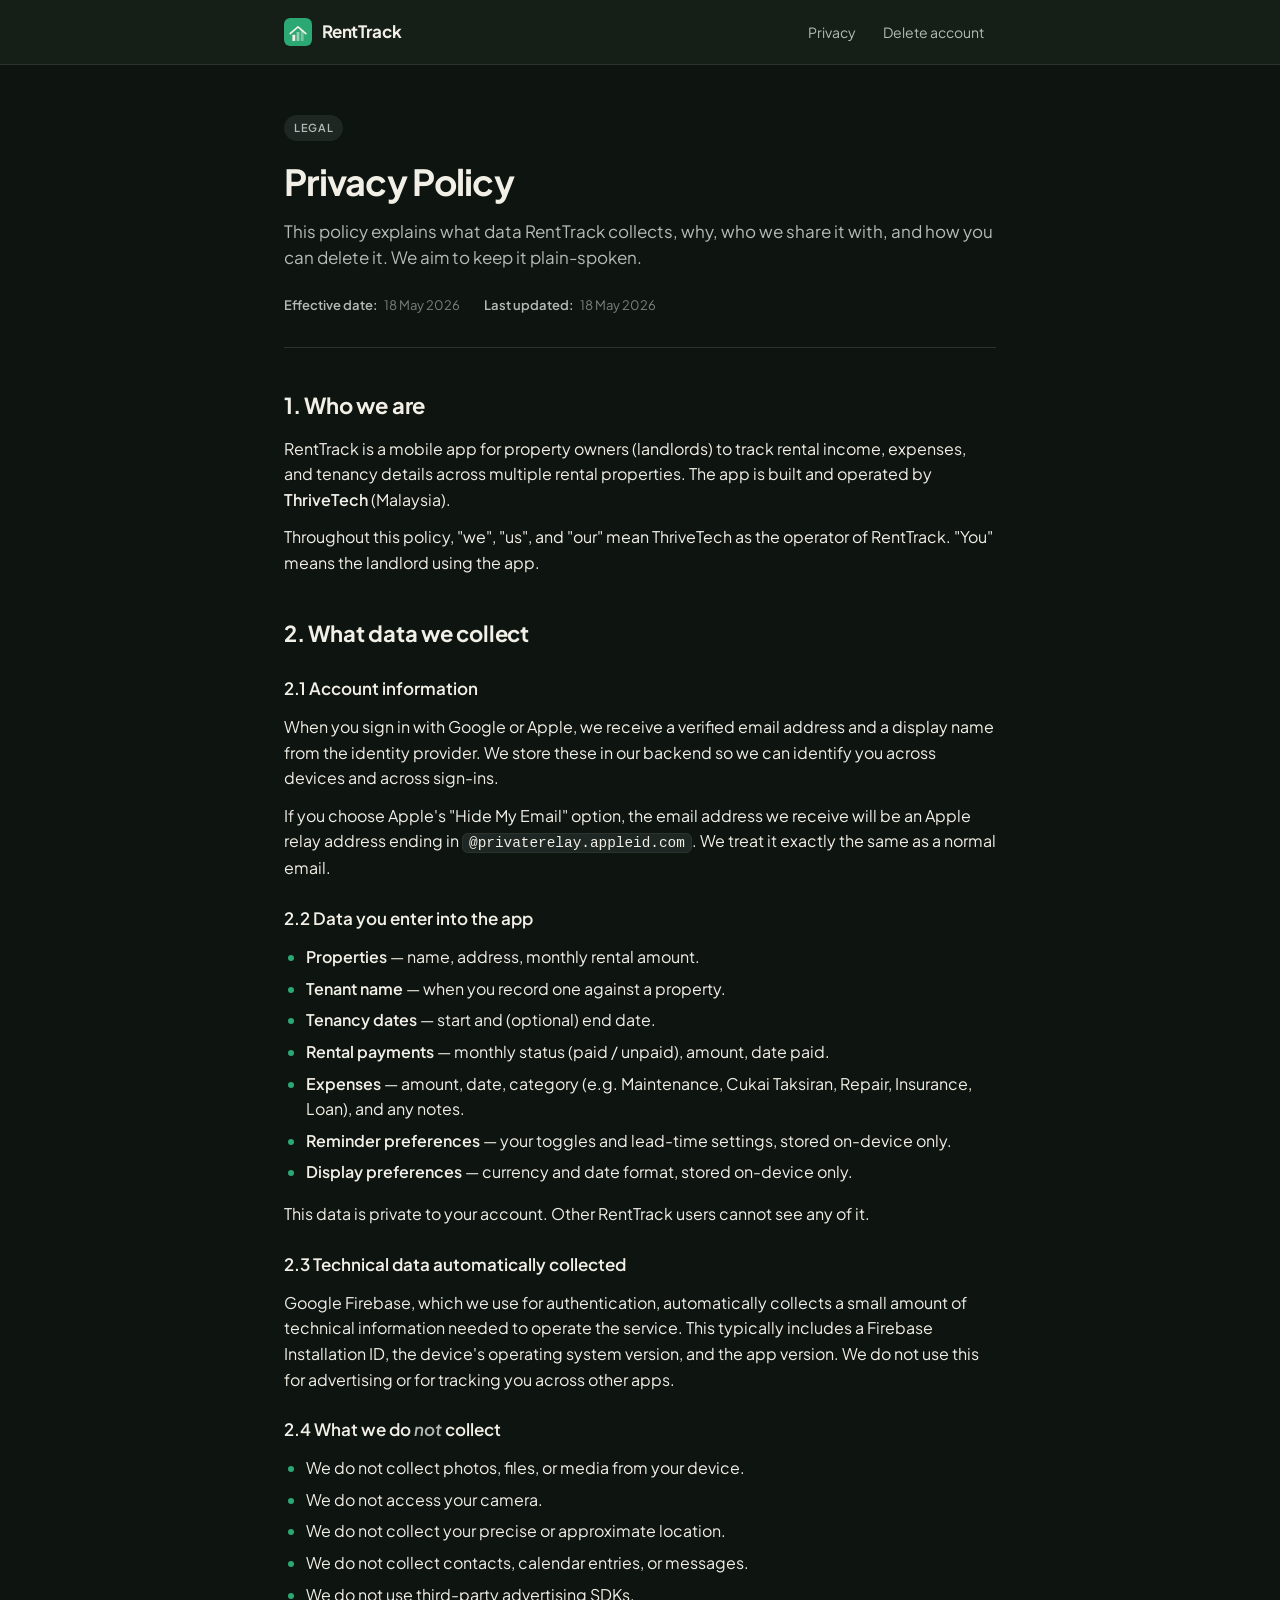
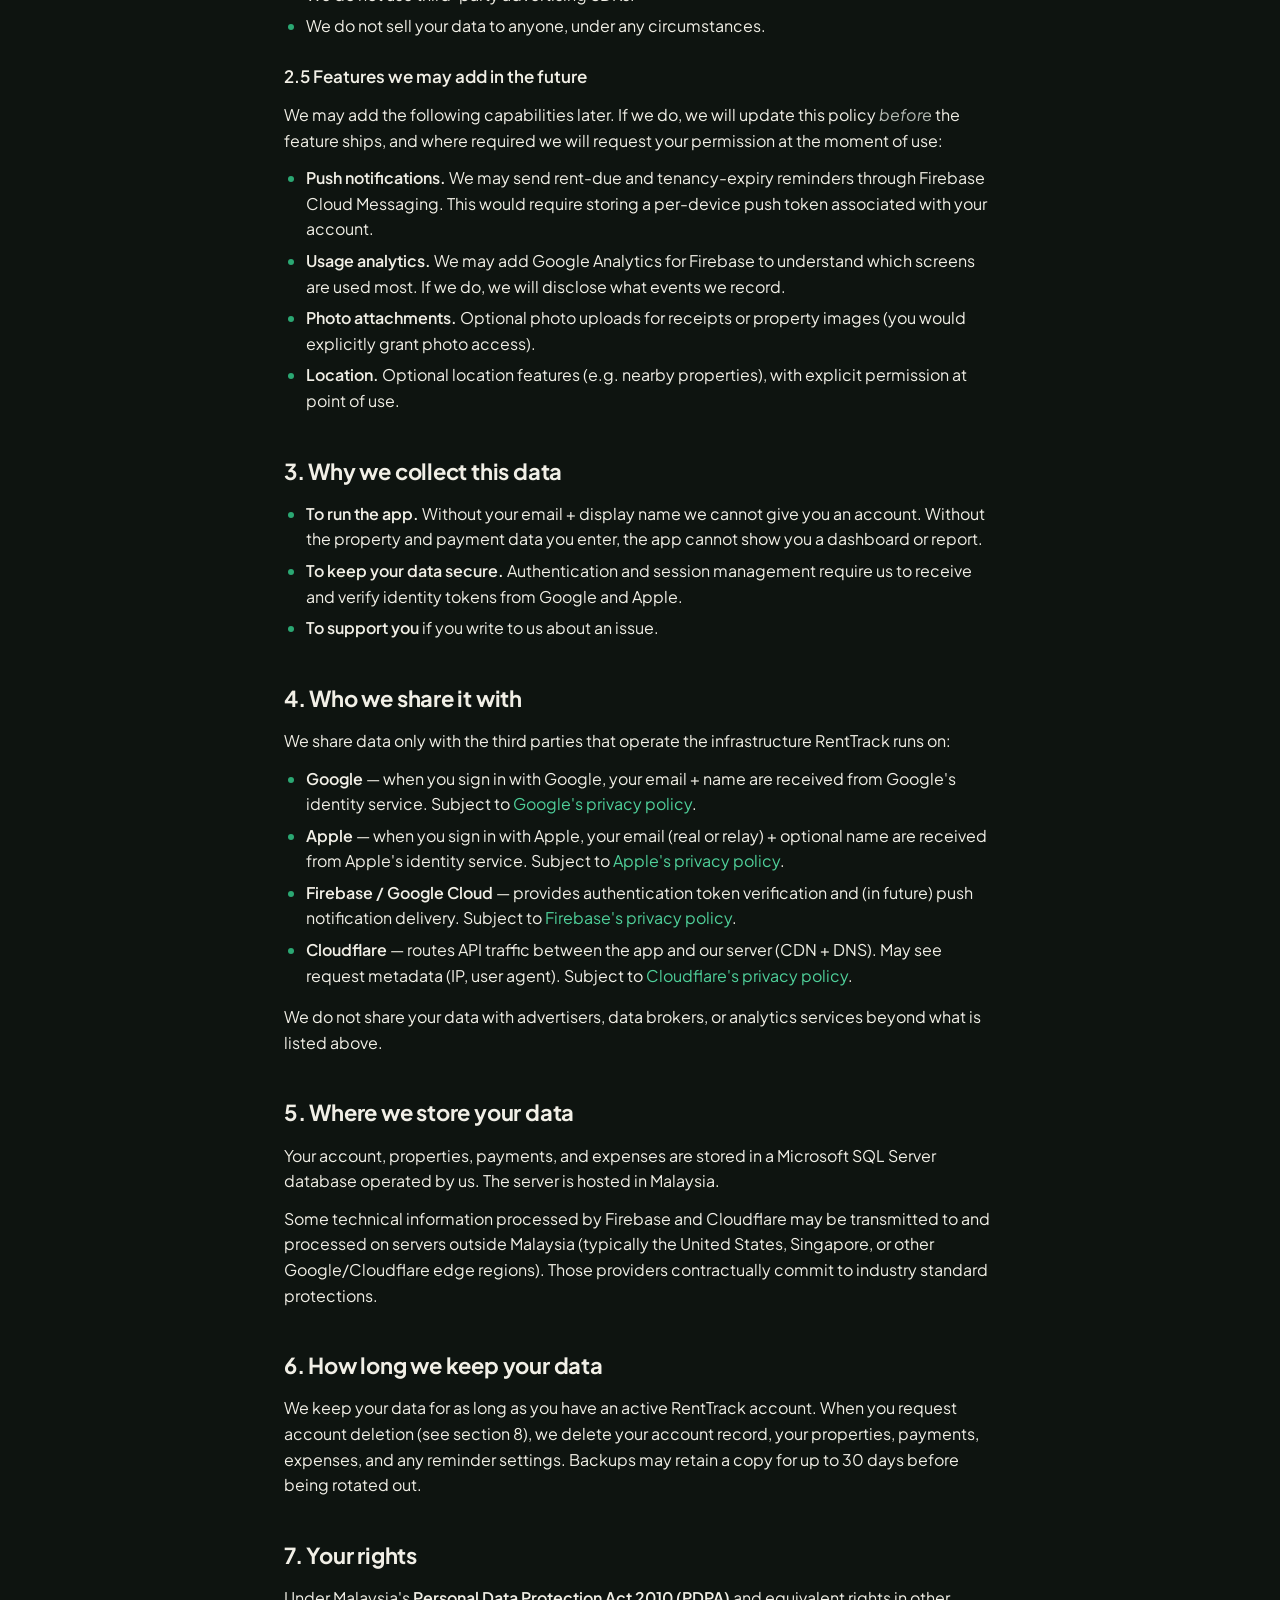
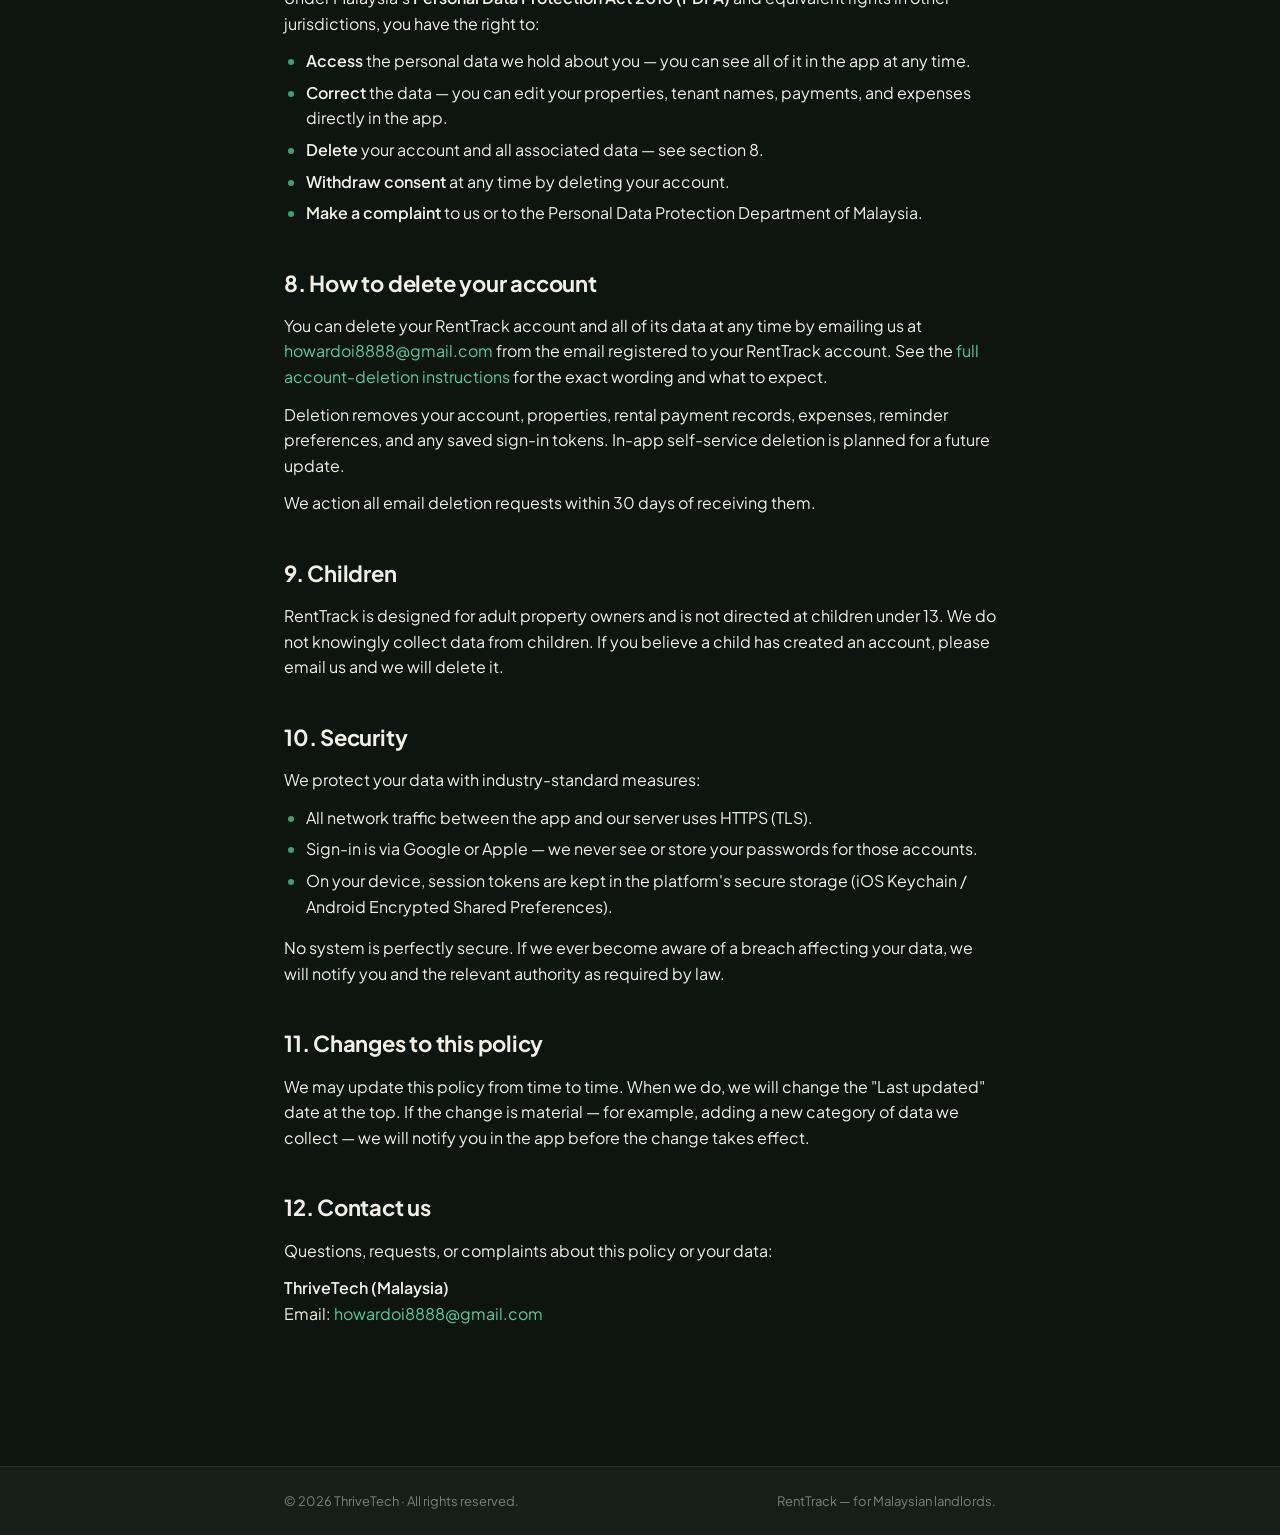
<file: index.html>
<!doctype html>
<html lang="en">
<head>
  <meta charset="utf-8" />
  <meta name="viewport" content="width=device-width, initial-scale=1, viewport-fit=cover" />
  <meta name="robots" content="index, follow" />
  <meta name="description" content="RentTrack Privacy Policy — what data we collect, why, and how to delete it." />
  <title>Privacy Policy — RentTrack</title>
  <link rel="icon" type="image/png" href="favicon.png" />
  <link rel="stylesheet" href="styles.css" />
</head>
<body>
  <header class="site-header">
    <div class="wrap header-row">
      <a class="brand" href="/" aria-label="RentTrack home">
        <span class="brand-glyph" aria-hidden="true">
          <!-- minimal inline house-with-bars glyph (matches the app icon shape) -->
          <svg width="28" height="28" viewBox="0 0 100 100" fill="none">
            <rect x="0" y="0" width="100" height="100" rx="22" fill="#2BA873"/>
            <path d="M22 56 L50 32 L78 56" stroke="#F1EFE6" stroke-width="6" stroke-linecap="round" stroke-linejoin="round"/>
            <rect x="30" y="60" width="10" height="22" rx="2" fill="#F1EFE6"/>
            <rect x="45" y="50" width="10" height="32" rx="2" fill="#F1EFE6" opacity="0.55"/>
            <rect x="60" y="42" width="10" height="40" rx="2" fill="#F1EFE6" opacity="0.4"/>
          </svg>
        </span>
        <span class="brand-name">RentTrack</span>
      </a>
      <nav class="header-nav" aria-label="Legal">
        <a href="/" aria-current="page">Privacy</a>
        <a href="/delete-account">Delete account</a>
      </nav>
    </div>
  </header>

  <main class="wrap">
    <article class="prose">
      <p class="eyebrow">Legal</p>
      <h1>Privacy Policy</h1>
      <p class="lede">
        This policy explains what data RentTrack collects, why, who we share it
        with, and how you can delete it. We aim to keep it plain-spoken.
      </p>

      <p class="meta">
        <span><strong>Effective date:</strong> <time datetime="2026-05-18">18 May 2026</time></span>
        <span><strong>Last updated:</strong> <time datetime="2026-05-18">18 May 2026</time></span>
      </p>

      <hr />

      <h2>1. Who we are</h2>
      <p>
        RentTrack is a mobile app for property owners (landlords) to track
        rental income, expenses, and tenancy details across multiple rental
        properties. The app is built and operated by <strong>ThriveTech</strong>
        (Malaysia).
      </p>
      <p>
        Throughout this policy, "we", "us", and "our" mean ThriveTech as the
        operator of RentTrack. "You" means the landlord using the app.
      </p>

      <h2>2. What data we collect</h2>

      <h3>2.1 Account information</h3>
      <p>
        When you sign in with Google or Apple, we receive a verified email
        address and a display name from the identity provider. We store these
        in our backend so we can identify you across devices and across
        sign-ins.
      </p>
      <p>
        If you choose Apple's "Hide My Email" option, the email address we
        receive will be an Apple relay address ending in
        <code>@privaterelay.appleid.com</code>. We treat it exactly the same as
        a normal email.
      </p>

      <h3>2.2 Data you enter into the app</h3>
      <ul>
        <li><strong>Properties</strong> — name, address, monthly rental amount.</li>
        <li><strong>Tenant name</strong> — when you record one against a property.</li>
        <li><strong>Tenancy dates</strong> — start and (optional) end date.</li>
        <li><strong>Rental payments</strong> — monthly status (paid / unpaid), amount, date paid.</li>
        <li><strong>Expenses</strong> — amount, date, category (e.g. Maintenance, Cukai Taksiran, Repair, Insurance, Loan), and any notes.</li>
        <li><strong>Reminder preferences</strong> — your toggles and lead-time settings, stored on-device only.</li>
        <li><strong>Display preferences</strong> — currency and date format, stored on-device only.</li>
      </ul>
      <p>
        This data is private to your account. Other RentTrack users cannot see
        any of it.
      </p>

      <h3>2.3 Technical data automatically collected</h3>
      <p>
        Google Firebase, which we use for authentication, automatically
        collects a small amount of technical information needed to operate the
        service. This typically includes a Firebase Installation ID, the
        device's operating system version, and the app version. We do not use
        this for advertising or for tracking you across other apps.
      </p>

      <h3>2.4 What we do <em>not</em> collect</h3>
      <ul>
        <li>We do not collect photos, files, or media from your device.</li>
        <li>We do not access your camera.</li>
        <li>We do not collect your precise or approximate location.</li>
        <li>We do not collect contacts, calendar entries, or messages.</li>
        <li>We do not use third-party advertising SDKs.</li>
        <li>We do not sell your data to anyone, under any circumstances.</li>
      </ul>

      <h3>2.5 Features we may add in the future</h3>
      <p>
        We may add the following capabilities later. If we do, we will update
        this policy <em>before</em> the feature ships, and where required we
        will request your permission at the moment of use:
      </p>
      <ul>
        <li>
          <strong>Push notifications.</strong> We may send rent-due and
          tenancy-expiry reminders through Firebase Cloud Messaging. This
          would require storing a per-device push token associated with your
          account.
        </li>
        <li>
          <strong>Usage analytics.</strong> We may add Google Analytics for
          Firebase to understand which screens are used most. If we do, we
          will disclose what events we record.
        </li>
        <li>
          <strong>Photo attachments.</strong> Optional photo uploads for
          receipts or property images (you would explicitly grant photo
          access).
        </li>
        <li>
          <strong>Location.</strong> Optional location features (e.g. nearby
          properties), with explicit permission at point of use.
        </li>
      </ul>

      <h2>3. Why we collect this data</h2>
      <ul>
        <li>
          <strong>To run the app.</strong> Without your email + display name we
          cannot give you an account. Without the property and payment data
          you enter, the app cannot show you a dashboard or report.
        </li>
        <li>
          <strong>To keep your data secure.</strong> Authentication and session
          management require us to receive and verify identity tokens from
          Google and Apple.
        </li>
        <li>
          <strong>To support you</strong> if you write to us about an issue.
        </li>
      </ul>

      <h2>4. Who we share it with</h2>
      <p>
        We share data only with the third parties that operate the
        infrastructure RentTrack runs on:
      </p>
      <ul>
        <li>
          <strong>Google</strong> — when you sign in with Google, your email +
          name are received from Google's identity service. Subject to
          <a href="https://policies.google.com/privacy" rel="noopener" target="_blank">Google's privacy policy</a>.
        </li>
        <li>
          <strong>Apple</strong> — when you sign in with Apple, your email
          (real or relay) + optional name are received from Apple's identity
          service. Subject to
          <a href="https://www.apple.com/legal/privacy/" rel="noopener" target="_blank">Apple's privacy policy</a>.
        </li>
        <li>
          <strong>Firebase / Google Cloud</strong> — provides authentication
          token verification and (in future) push notification delivery.
          Subject to
          <a href="https://firebase.google.com/support/privacy" rel="noopener" target="_blank">Firebase's privacy policy</a>.
        </li>
        <li>
          <strong>Cloudflare</strong> — routes API traffic between the app and
          our server (CDN + DNS). May see request metadata (IP, user agent).
          Subject to
          <a href="https://www.cloudflare.com/privacypolicy/" rel="noopener" target="_blank">Cloudflare's privacy policy</a>.
        </li>
      </ul>
      <p>
        We do not share your data with advertisers, data brokers, or analytics
        services beyond what is listed above.
      </p>

      <h2>5. Where we store your data</h2>
      <p>
        Your account, properties, payments, and expenses are stored in a
        Microsoft SQL Server database operated by us. The server is hosted
        in Malaysia.
      </p>
      <p>
        Some technical information processed by Firebase and Cloudflare may
        be transmitted to and processed on servers outside Malaysia
        (typically the United States, Singapore, or other Google/Cloudflare
        edge regions). Those providers contractually commit to industry
        standard protections.
      </p>

      <h2>6. How long we keep your data</h2>
      <p>
        We keep your data for as long as you have an active RentTrack account.
        When you request account deletion (see section 8), we delete your
        account record, your properties, payments, expenses, and any reminder
        settings. Backups may retain a copy for up to 30 days before being
        rotated out.
      </p>

      <h2>7. Your rights</h2>
      <p>
        Under Malaysia's <strong>Personal Data Protection Act 2010 (PDPA)</strong>
        and equivalent rights in other jurisdictions, you have the right to:
      </p>
      <ul>
        <li>
          <strong>Access</strong> the personal data we hold about you — you
          can see all of it in the app at any time.
        </li>
        <li>
          <strong>Correct</strong> the data — you can edit your properties,
          tenant names, payments, and expenses directly in the app.
        </li>
        <li>
          <strong>Delete</strong> your account and all associated data — see
          section 8.
        </li>
        <li>
          <strong>Withdraw consent</strong> at any time by deleting your
          account.
        </li>
        <li>
          <strong>Make a complaint</strong> to us or to the Personal Data
          Protection Department of Malaysia.
        </li>
      </ul>

      <h2>8. How to delete your account</h2>
      <p>
        You can delete your RentTrack account and all of its data at any time
        by emailing us at
        <a href="mailto:howardoi8888@gmail.com?subject=RentTrack%20account%20deletion%20request">howardoi8888@gmail.com</a>
        from the email registered to your RentTrack account. See the
        <a href="/delete-account">full account-deletion instructions</a> for
        the exact wording and what to expect.
      </p>
      <p>
        Deletion removes your account, properties, rental payment records,
        expenses, reminder preferences, and any saved sign-in tokens. In-app
        self-service deletion is planned for a future update.
      </p>
      <p>
        We action all email deletion requests within 30 days of receiving them.
      </p>

      <h2>9. Children</h2>
      <p>
        RentTrack is designed for adult property owners and is not directed at
        children under 13. We do not knowingly collect data from children. If
        you believe a child has created an account, please email us and we
        will delete it.
      </p>

      <h2>10. Security</h2>
      <p>
        We protect your data with industry-standard measures:
      </p>
      <ul>
        <li>All network traffic between the app and our server uses HTTPS (TLS).</li>
        <li>
          Sign-in is via Google or Apple — we never see or store your
          passwords for those accounts.
        </li>
        <li>
          On your device, session tokens are kept in the platform's secure
          storage (iOS Keychain / Android Encrypted Shared Preferences).
        </li>
      </ul>
      <p>
        No system is perfectly secure. If we ever become aware of a breach
        affecting your data, we will notify you and the relevant authority
        as required by law.
      </p>

      <h2>11. Changes to this policy</h2>
      <p>
        We may update this policy from time to time. When we do, we will
        change the "Last updated" date at the top. If the change is material
        — for example, adding a new category of data we collect — we will
        notify you in the app before the change takes effect.
      </p>

      <h2>12. Contact us</h2>
      <p>
        Questions, requests, or complaints about this policy or your data:
      </p>
      <p>
        <strong>ThriveTech (Malaysia)</strong><br />
        Email: <a href="mailto:howardoi8888@gmail.com">howardoi8888@gmail.com</a>
      </p>
    </article>
  </main>

  <footer class="site-footer">
    <div class="wrap footer-row">
      <p>&copy; 2026 ThriveTech &middot; All rights reserved.</p>
      <p class="muted">RentTrack — for Malaysian landlords.</p>
    </div>
  </footer>
</body>
</html>
</file>
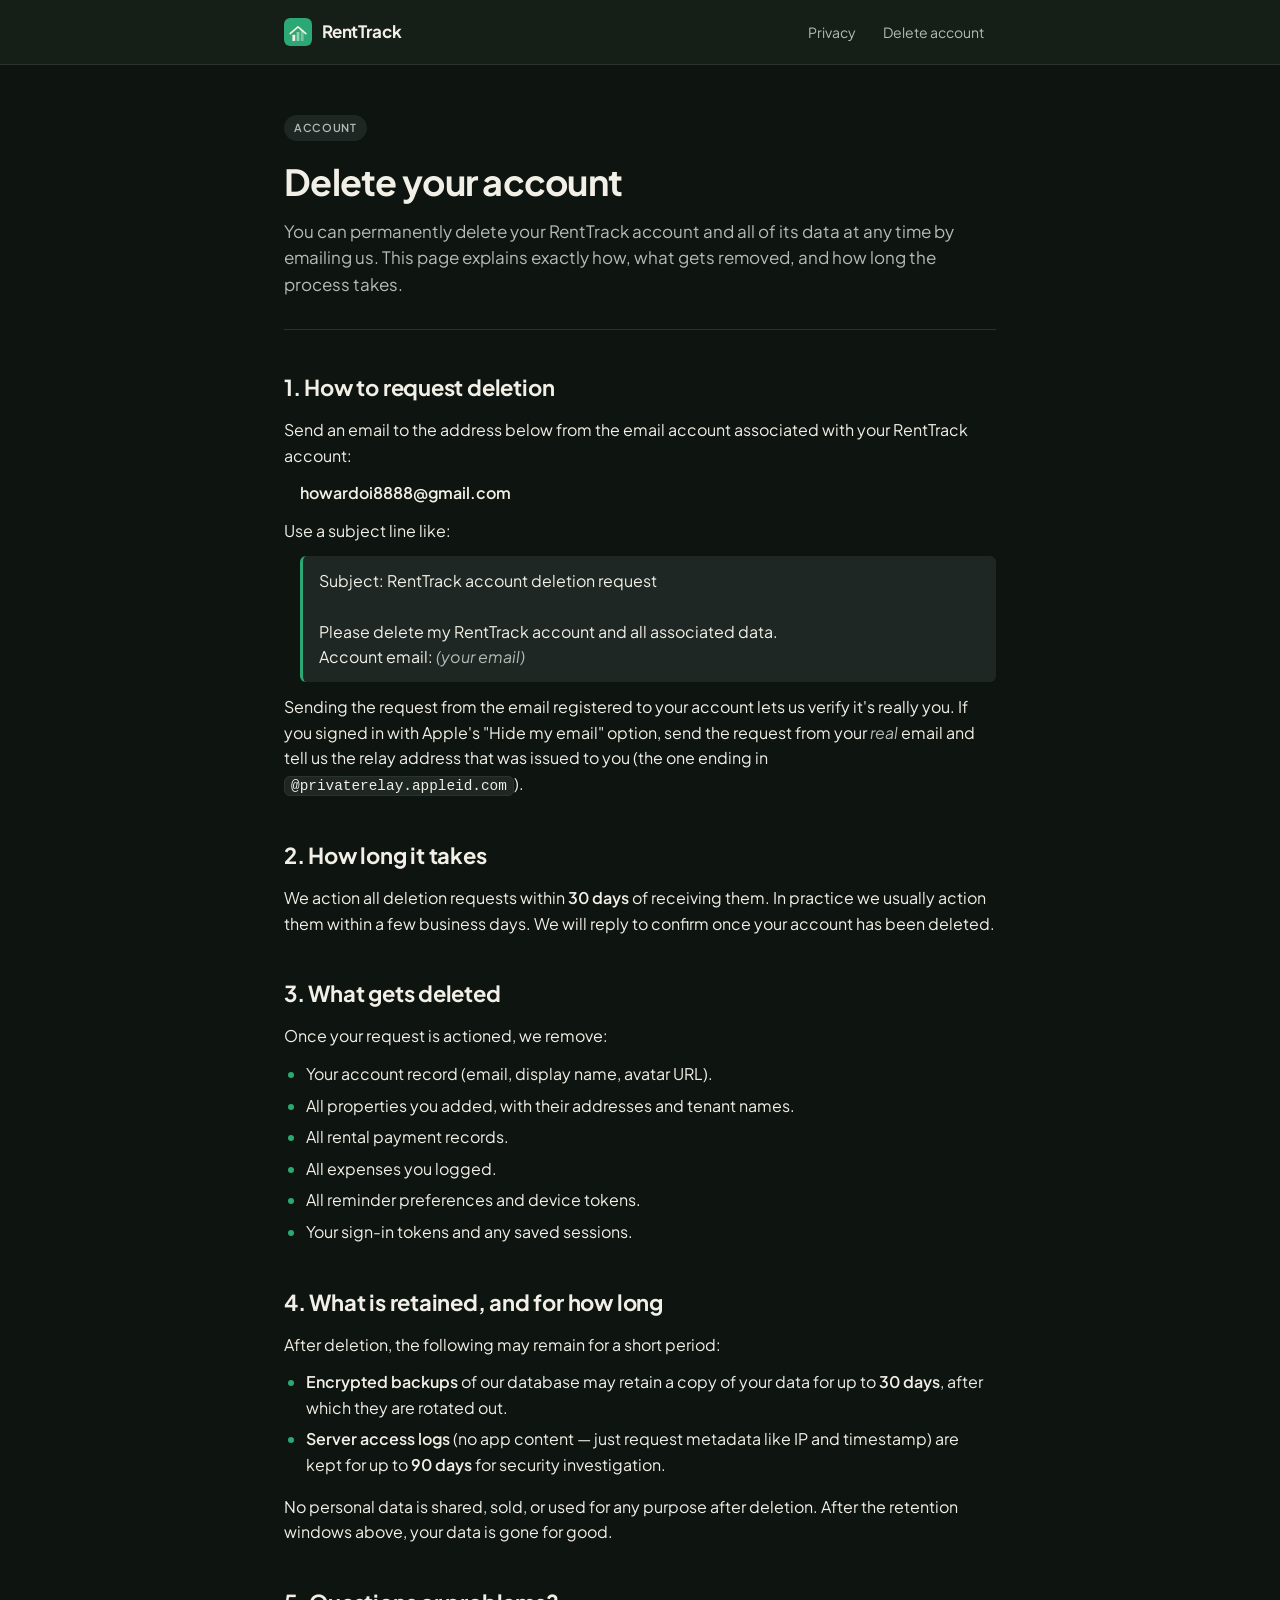
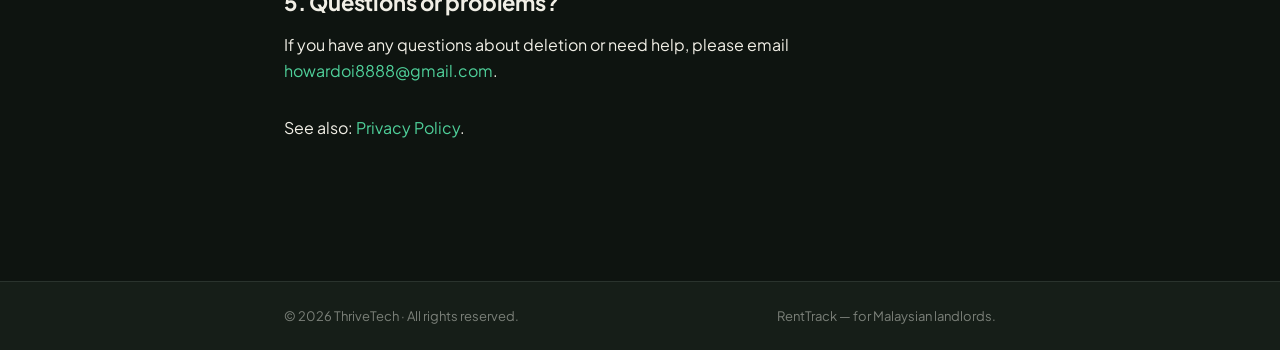
<file: delete-account.html>
<!doctype html>
<html lang="en">
<head>
  <meta charset="utf-8" />
  <meta name="viewport" content="width=device-width, initial-scale=1, viewport-fit=cover" />
  <meta name="robots" content="index, follow" />
  <meta name="description" content="How to delete your RentTrack account and all associated data." />
  <title>Delete account — RentTrack</title>
  <link rel="icon" type="image/png" href="favicon.png" />
  <link rel="stylesheet" href="styles.css" />
</head>
<body>
  <header class="site-header">
    <div class="wrap header-row">
      <a class="brand" href="/" aria-label="RentTrack home">
        <span class="brand-glyph" aria-hidden="true">
          <svg width="28" height="28" viewBox="0 0 100 100" fill="none">
            <rect x="0" y="0" width="100" height="100" rx="22" fill="#2BA873"/>
            <path d="M22 56 L50 32 L78 56" stroke="#F1EFE6" stroke-width="6" stroke-linecap="round" stroke-linejoin="round"/>
            <rect x="30" y="60" width="10" height="22" rx="2" fill="#F1EFE6"/>
            <rect x="45" y="50" width="10" height="32" rx="2" fill="#F1EFE6" opacity="0.55"/>
            <rect x="60" y="42" width="10" height="40" rx="2" fill="#F1EFE6" opacity="0.4"/>
          </svg>
        </span>
        <span class="brand-name">RentTrack</span>
      </a>
      <nav class="header-nav" aria-label="Legal">
        <a href="/">Privacy</a>
        <a href="/delete-account" aria-current="page">Delete account</a>
      </nav>
    </div>
  </header>

  <main class="wrap">
    <article class="prose">
      <p class="eyebrow">Account</p>
      <h1>Delete your account</h1>
      <p class="lede">
        You can permanently delete your RentTrack account and all of its data
        at any time by emailing us. This page explains exactly how, what gets
        removed, and how long the process takes.
      </p>

      <hr />

      <h2>1. How to request deletion</h2>
      <p>
        Send an email to the address below from the email account associated
        with your RentTrack account:
      </p>
      <p style="margin-left: 1rem;">
        <a href="mailto:howardoi8888@gmail.com?subject=RentTrack%20account%20deletion%20request&amp;body=Please%20delete%20my%20RentTrack%20account%20and%20all%20associated%20data.%0A%0AAccount%20email%3A%20%28your%20email%29">
          <strong>howardoi8888@gmail.com</strong>
        </a>
      </p>
      <p>
        Use a subject line like:
      </p>
      <blockquote style="margin: 12px 0 12px 1rem; padding: 12px 16px; background: var(--bg-3); border-left: 3px solid var(--brand-600); border-radius: 6px;">
        Subject: RentTrack account deletion request<br/><br/>
        Please delete my RentTrack account and all associated data.<br/>
        Account email: <em>(your email)</em>
      </blockquote>
      <p>
        Sending the request from the email registered to your account lets us
        verify it's really you. If you signed in with Apple's "Hide my email"
        option, send the request from your <em>real</em> email and tell us the
        relay address that was issued to you (the one ending in
        <code>@privaterelay.appleid.com</code>).
      </p>

      <h2>2. How long it takes</h2>
      <p>
        We action all deletion requests within <strong>30 days</strong> of
        receiving them. In practice we usually action them within a few
        business days. We will reply to confirm once your account has been
        deleted.
      </p>

      <h2>3. What gets deleted</h2>
      <p>
        Once your request is actioned, we remove:
      </p>
      <ul>
        <li>Your account record (email, display name, avatar URL).</li>
        <li>All properties you added, with their addresses and tenant names.</li>
        <li>All rental payment records.</li>
        <li>All expenses you logged.</li>
        <li>All reminder preferences and device tokens.</li>
        <li>Your sign-in tokens and any saved sessions.</li>
      </ul>

      <h2>4. What is retained, and for how long</h2>
      <p>
        After deletion, the following may remain for a short period:
      </p>
      <ul>
        <li>
          <strong>Encrypted backups</strong> of our database may retain a copy
          of your data for up to <strong>30 days</strong>, after which they
          are rotated out.
        </li>
        <li>
          <strong>Server access logs</strong> (no app content — just request
          metadata like IP and timestamp) are kept for up to <strong>90
          days</strong> for security investigation.
        </li>
      </ul>
      <p>
        No personal data is shared, sold, or used for any purpose after
        deletion. After the retention windows above, your data is gone for
        good.
      </p>

      <h2>5. Questions or problems?</h2>
      <p>
        If you have any questions about deletion or need help, please email
        <a href="mailto:howardoi8888@gmail.com">howardoi8888@gmail.com</a>.
      </p>

      <p style="margin-top: 32px;">
        See also: <a href="/">Privacy Policy</a>.
      </p>
    </article>
  </main>

  <footer class="site-footer">
    <div class="wrap footer-row">
      <p>&copy; 2026 ThriveTech &middot; All rights reserved.</p>
      <p class="muted">RentTrack — for Malaysian landlords.</p>
    </div>
  </footer>
</body>
</html>
</file>
<file: styles.css>
/* =================================================================
   RentTrack Privacy site — single page, dark-only.
   Visual tokens borrowed from design_handoff_renttrack/colors_and_type.css
   but transcribed to hex so we don't depend on oklch browser support.
   ================================================================= */

@import url('https://fonts.googleapis.com/css2?family=Plus+Jakarta+Sans:wght@400;500;600;700&display=swap');

:root {
  --brand-600: #2BA873;        /* primary brand green */
  --brand-700: #4FD09A;
  --brand-on:  #FFFFFF;

  --bg-1: #0E1410;             /* page */
  --bg-2: #161E18;             /* card / header / footer */
  --bg-3: #1E2723;             /* sunken */

  --fg-1: #F1EFE6;             /* primary text */
  --fg-2: #B5BBB4;             /* secondary */
  --fg-3: #7B8079;             /* tertiary */

  --line-1: #2A332D;
  --line-2: #3B453E;

  --r-card: 14px;
  --r-pill: 999px;

  --shadow-md: 0 4px 14px -4px rgba(0, 0, 0, 0.50);

  --font-sans: 'Plus Jakarta Sans', ui-sans-serif, system-ui, -apple-system, sans-serif;
}

/* Reset */
*, *::before, *::after { box-sizing: border-box; }
html, body { margin: 0; padding: 0; }
img, svg { display: block; max-width: 100%; }
a { color: var(--brand-700); text-decoration: none; }
a:hover { text-decoration: underline; }

body {
  background: var(--bg-1);
  color: var(--fg-1);
  font-family: var(--font-sans);
  font-size: 16px;
  line-height: 1.6;
  -webkit-font-smoothing: antialiased;
}

.wrap {
  max-width: 760px;
  margin: 0 auto;
  padding: 0 24px;
}

/* ── Header ──────────────────────────────────────────────────── */
.site-header {
  background: var(--bg-2);
  border-bottom: 1px solid var(--line-1);
  position: sticky; top: 0; z-index: 10;
  backdrop-filter: blur(8px);
}
.header-row {
  display: flex;
  align-items: center;
  justify-content: space-between;
  height: 64px;
}
.brand {
  display: flex;
  align-items: center;
  gap: 10px;
  color: var(--fg-1);
  font-weight: 700;
  font-size: 17px;
  letter-spacing: -0.01em;
}
.brand:hover { text-decoration: none; }
.brand-glyph { display: inline-flex; }
.header-nav a {
  color: var(--fg-2);
  font-size: 14px;
  padding: 6px 12px;
  border-radius: var(--r-pill);
}
.header-nav a:hover {
  color: var(--fg-1);
  background: var(--bg-3);
  text-decoration: none;
}

/* ── Article ─────────────────────────────────────────────────── */
main.wrap { padding-top: 48px; padding-bottom: 64px; }

.prose .eyebrow {
  display: inline-block;
  background: var(--bg-3);
  color: var(--fg-2);
  font-size: 11px;
  font-weight: 600;
  letter-spacing: 0.06em;
  text-transform: uppercase;
  padding: 4px 10px;
  border-radius: var(--r-pill);
  margin: 0 0 20px 0;
}
.prose h1 {
  font-size: 36px;
  line-height: 1.15;
  font-weight: 700;
  letter-spacing: -0.02em;
  margin: 0 0 16px 0;
  color: var(--fg-1);
}
.prose .lede {
  font-size: 17px;
  line-height: 1.55;
  color: var(--fg-2);
  margin: 0 0 24px 0;
}
.prose .meta {
  display: flex;
  flex-wrap: wrap;
  gap: 8px 24px;
  color: var(--fg-3);
  font-size: 13px;
  margin: 0 0 24px 0;
}
.prose .meta strong { color: var(--fg-2); font-weight: 600; margin-right: 4px; }

.prose hr {
  border: 0;
  border-top: 1px solid var(--line-1);
  margin: 32px 0;
}

.prose h2 {
  font-size: 22px;
  font-weight: 700;
  letter-spacing: -0.01em;
  color: var(--fg-1);
  margin: 40px 0 12px 0;
  scroll-margin-top: 80px;
}
.prose h3 {
  font-size: 17px;
  font-weight: 600;
  color: var(--fg-1);
  margin: 24px 0 8px 0;
}
.prose p { margin: 12px 0; color: var(--fg-1); }
.prose strong { color: var(--fg-1); font-weight: 600; }
.prose em { color: var(--fg-2); }

.prose ul, .prose ol {
  margin: 12px 0 16px 0;
  padding-left: 22px;
}
.prose li {
  margin: 6px 0;
  color: var(--fg-1);
}
.prose li::marker { color: var(--brand-600); }

.prose code {
  font-family: ui-monospace, 'JetBrains Mono', SFMono-Regular, Menlo, monospace;
  font-size: 0.9em;
  background: var(--bg-3);
  color: var(--fg-1);
  padding: 1px 6px;
  border-radius: 6px;
  border: 1px solid var(--line-1);
}

/* ── Footer ──────────────────────────────────────────────────── */
.site-footer {
  background: var(--bg-2);
  border-top: 1px solid var(--line-1);
  margin-top: 64px;
}
.footer-row {
  display: flex;
  flex-wrap: wrap;
  gap: 8px 24px;
  align-items: center;
  justify-content: space-between;
  padding: 24px 24px;
  color: var(--fg-3);
  font-size: 13px;
}
.footer-row p { margin: 0; }
.footer-row .muted { color: var(--fg-3); }

/* ── Mobile tweaks ───────────────────────────────────────────── */
@media (max-width: 600px) {
  .header-row { height: 56px; }
  .brand-name { font-size: 16px; }
  main.wrap { padding-top: 32px; padding-bottom: 48px; }
  .prose h1 { font-size: 28px; }
  .prose h2 { font-size: 19px; margin-top: 32px; }
  .prose .lede { font-size: 16px; }
}

/* ── Print (in case anyone prints it) ────────────────────────── */
@media print {
  body { background: #fff; color: #000; }
  .site-header, .site-footer { display: none; }
  .prose h1, .prose h2, .prose h3, .prose p, .prose li, .prose strong { color: #000; }
  a { color: #000; text-decoration: underline; }
}
</file>
